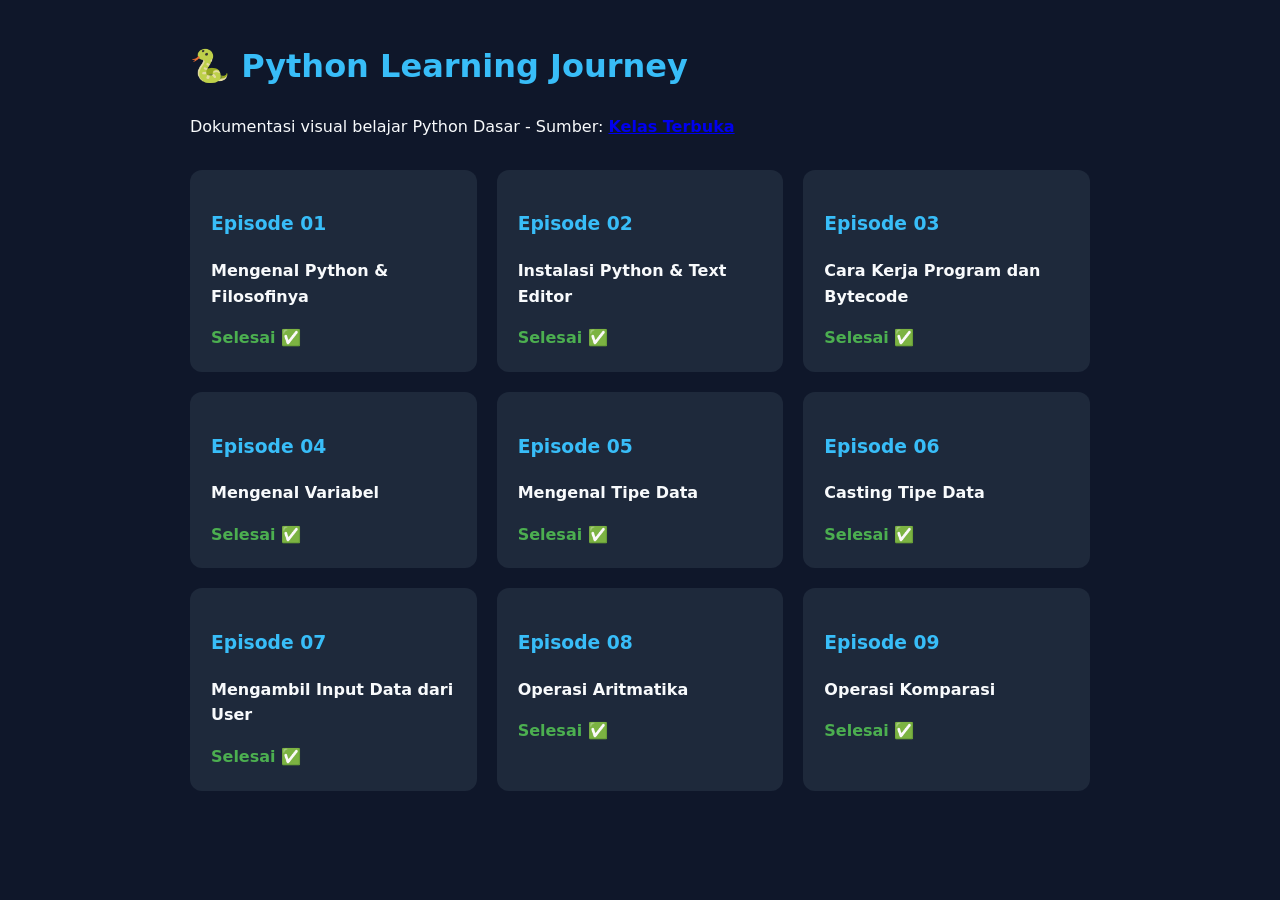
<file: Dokumentasi  dengan Visual/index.html>
<!-- dokumentasi_visual/index.html -->
<!DOCTYPE html>
<html lang="id">
<head>
    <meta charset="UTF-8">
    <title>Python Journey - Dokumentasi</title>
    <link rel="stylesheet" href="style.css">
</head>
<body>
    <div class="container">
        <header>
            <h1>🐍 Python Learning Journey</h1>
            <p>Dokumentasi visual belajar Python Dasar - Sumber: 
                <a href="https://youtube.com/playlist?list=PLZS-MHyEIRo7cgStrKAMhgnOT66z2qKz1&si=-WPEVvmfMtmWZW2s">
                <strong>Kelas Terbuka</stron>
                </a>
            </p>
        </header>

        <div class="grid">
            <!-- Card Episode 1 -->
            <a href="episodes/ep01.html" class="card">
                <h3>Episode 01</h3>
                <p>Mengenal Python & Filosofinya</p>
                <span style="color: #4caf50;">Selesai ✅</span>
            </a>

            <!-- Card Episode 2 -->
            <a href="episodes/ep02.html" class="card">
                <h3>Episode 02</h3>
                <p>Instalasi Python & Text Editor</p>
                <span style="color: #4caf50;">Selesai ✅</span>
            </a>

            <!-- Card Episode 3 -->
            <a href="episodes/ep03.html" class="card">
                <h3>Episode 03</h3>
                <p>Cara Kerja Program dan Bytecode</p>
                <span style="color: #4caf50;">Selesai ✅</span>
            </a>

            <!-- Card Episode 4 -->
            <a href="episodes/ep04.html" class="card">
                <h3>Episode 04</h3>
                <p>Mengenal Variabel</p>
                <span style="color: #4caf50;">Selesai ✅</span>
            </a>

            <!-- Card Episode 5 -->
            <a href="episodes/ep05.html" class="card">
                <h3>Episode 05</h3>
                <p>Mengenal Tipe Data</p>
                <span style="color: #4caf50;">Selesai ✅</span>
            </a>

            <!-- Card Episode 6 -->
            <a href="episodes/ep06.html" class="card">
                <h3>Episode 06</h3>
                <p>Casting Tipe Data</p>
                <span style="color: #4caf50;">Selesai ✅</span>
            </a>

            <!-- Card Episode 7 -->
            <a href="episodes/ep07.html" class="card">
                <h3>Episode 07</h3>
                <p>Mengambil Input Data dari User</p>
                <span style="color: #4caf50;">Selesai ✅</span>
            </a>

            <!-- Card Episode 8 -->
            <a href="episodes/ep08.html" class="card">
                <h3>Episode 08</h3>
                <p>Operasi Aritmatika</p>
                <span style="color: #4caf50;">Selesai ✅</span>
            </a>

            <!-- Card Episode 9 -->
            <a href="episodes/ep09.html" class="card">
                <h3>Episode 09</h3>
                <p>Operasi Komparasi</p>
                <span style="color: #4caf50;">Selesai ✅</span>
            </a>

            <!-- Card Episode selanjutnya tinggal copy paste di sini -->
        </div>
    </div>
</body>
</html>
</file>
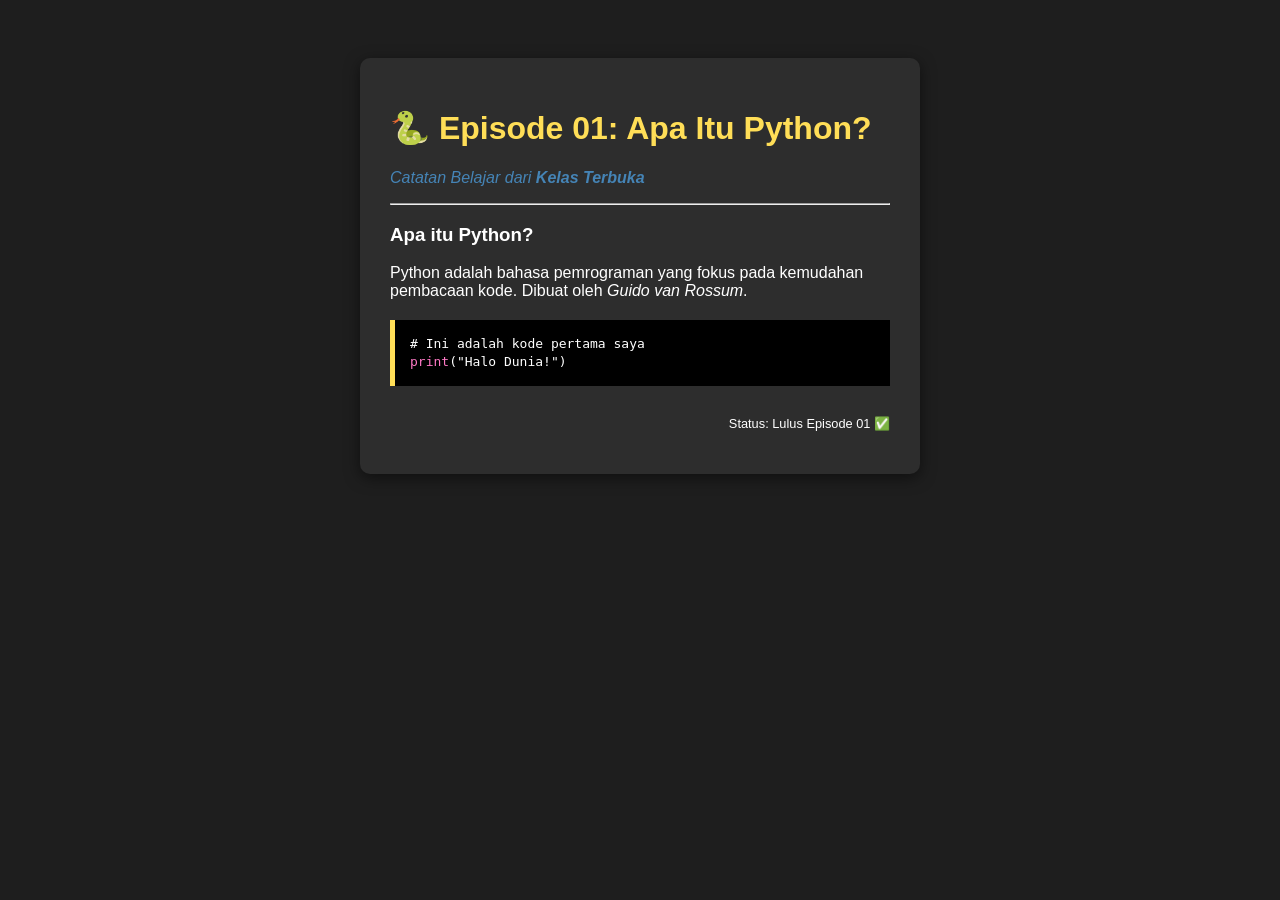
<file: Episode 1/index.html>
<!DOCTYPE html>
<html lang="id">
<head>
    <meta charset="UTF-8">
    <title>Episode 01 - Python Dasar</title>
    <link rel="stylesheet" href="style.css">
</head>
<body>
    <div class="container">
        <h1>🐍 Episode 01: Apa Itu Python?</h1>
        <p class="subtitle">Catatan Belajar dari <strong>Kelas Terbuka</strong></p>
        <hr>
        
        <section>
            <h3>Apa itu Python?</h3>
            <p>Python adalah bahasa pemrograman yang fokus pada kemudahan pembacaan kode. Dibuat oleh <em>Guido van Rossum</em>.</p>
        </section>

        <section class="code-box">
            <code>
                # Ini adalah kode pertama saya<br>
                <span>print</span>("Halo Dunia!")
            </code>
        </section>

        <footer>
            <p>Status: Lulus Episode 01 ✅</p>
        </footer>
    </div>
</body>
</html>
</file>
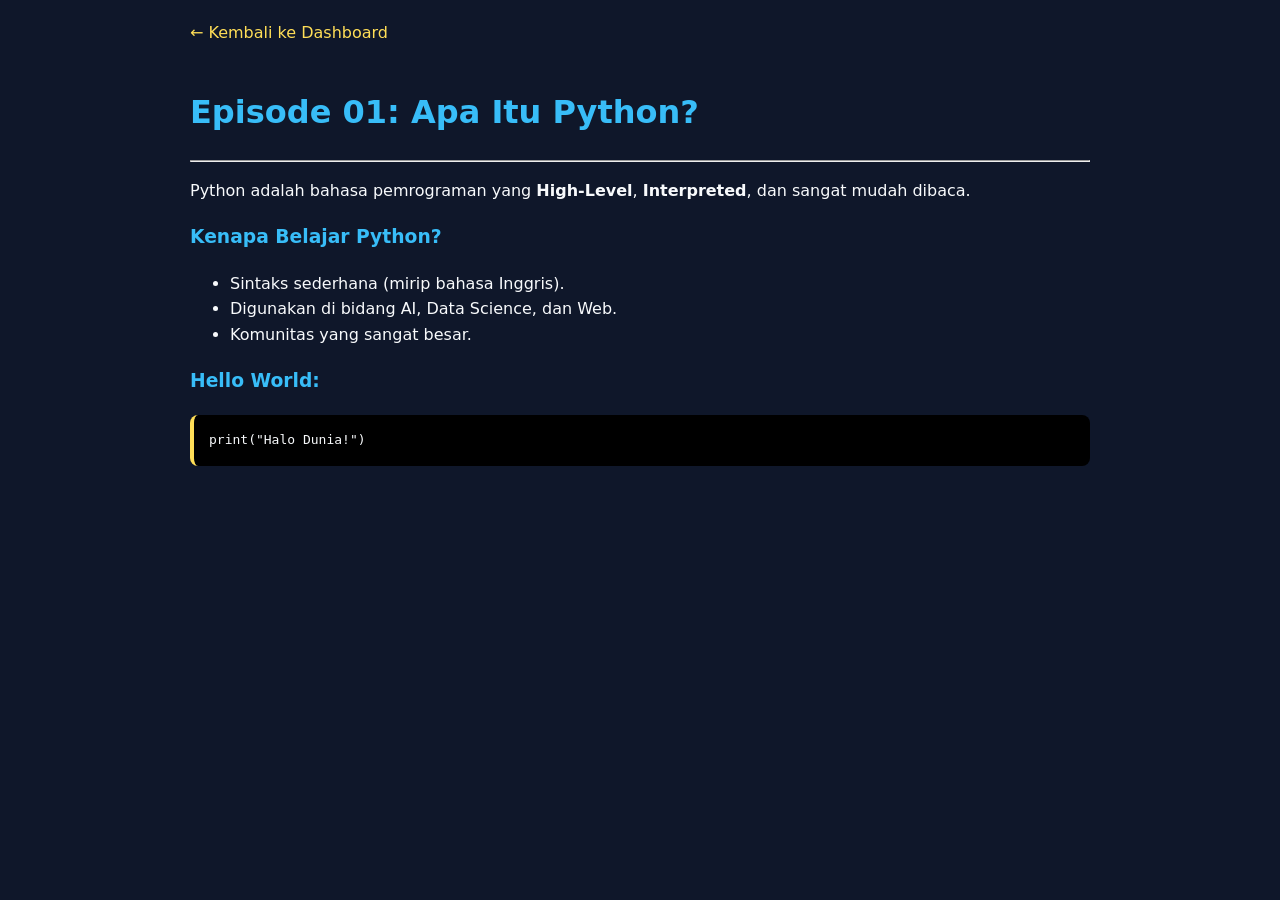
<file: Dokumentasi  dengan Visual/episodes/ep01.html>
<!-- dokumentasi_visual/episodes/ep01.html -->
<!DOCTYPE html>
<html lang="id">
<head>
    <meta charset="UTF-8">
    <link rel="stylesheet" href="../style.css">
</head>
<body>
    <div class="container">
        <a href="../index.html" class="back-link">← Kembali ke Dashboard</a>
        <h1>Episode 01: Apa Itu Python?</h1>
        <hr>
        <p>Python adalah bahasa pemrograman yang <strong>High-Level</strong>, <strong>Interpreted</strong>, dan sangat mudah dibaca.</p>
        
        <h3>Kenapa Belajar Python?</h3>
        <ul>
            <li>Sintaks sederhana (mirip bahasa Inggris).</li>
            <li>Digunakan di bidang AI, Data Science, dan Web.</li>
            <li>Komunitas yang sangat besar.</li>
        </ul>

        <h3>Hello World:</h3>
        <pre><code>print("Halo Dunia!")</code></pre>
    </div>
</body>
</html>
</file>
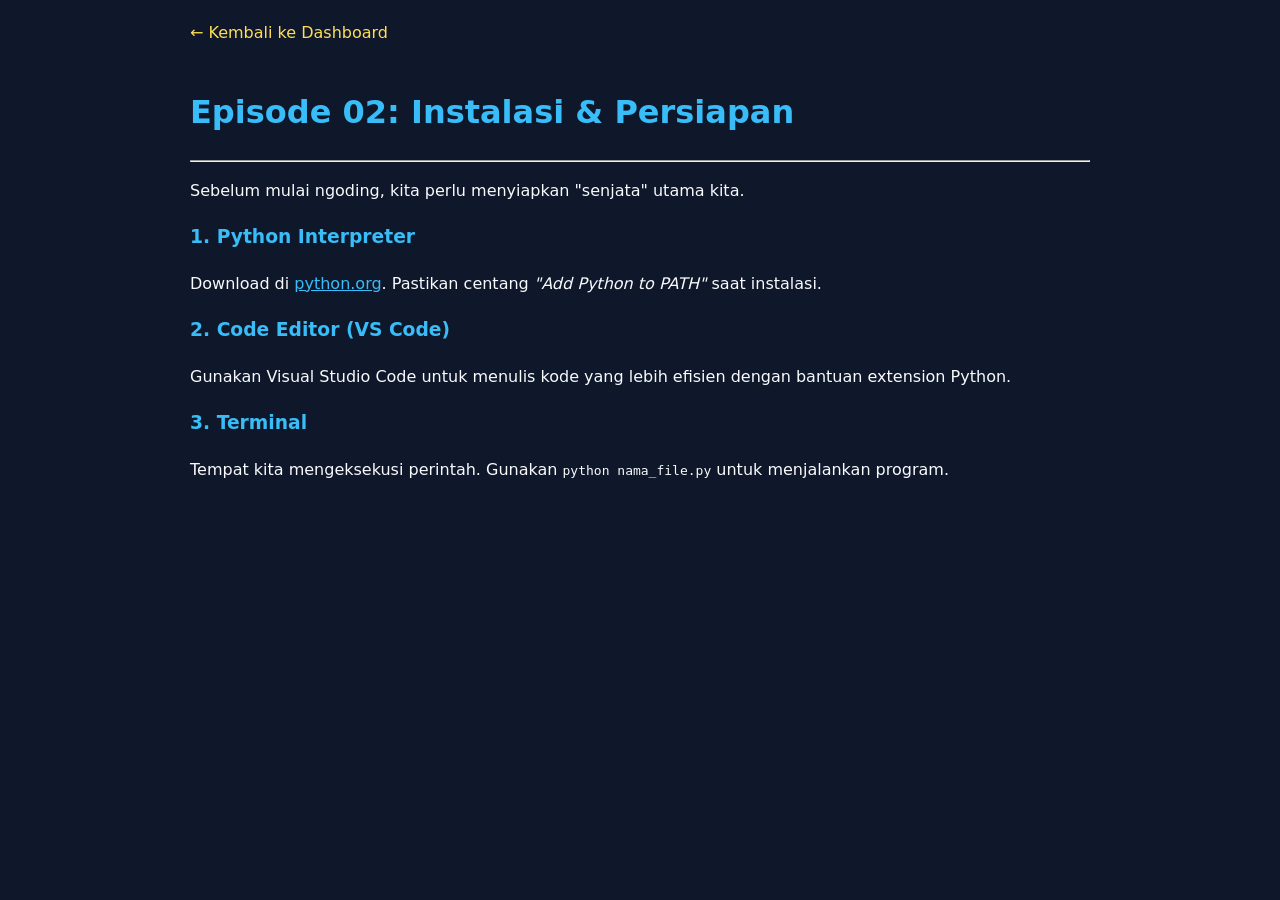
<file: Dokumentasi  dengan Visual/episodes/ep02.html>
<!-- dokumentasi_visual/episodes/ep02.html -->
<!DOCTYPE html>
<html lang="id">
<head>
    <meta charset="UTF-8">
    <link rel="stylesheet" href="../style.css">
</head>
<body>
    <div class="container">
        <a href="../index.html" class="back-link">← Kembali ke Dashboard</a>
        <h1>Episode 02: Instalasi & Persiapan</h1>
        <hr>
        <p>Sebelum mulai ngoding, kita perlu menyiapkan "senjata" utama kita.</p>
        
        <h3>1. Python Interpreter</h3>
        <p>Download di <a href="https://python.org" style="color:var(--accent-color)">python.org</a>. Pastikan centang <em>"Add Python to PATH"</em> saat instalasi.</p>

        <h3>2. Code Editor (VS Code)</h3>
        <p>Gunakan Visual Studio Code untuk menulis kode yang lebih efisien dengan bantuan extension Python.</p>

        <h3>3. Terminal</h3>
        <p>Tempat kita mengeksekusi perintah. Gunakan <code>python nama_file.py</code> untuk menjalankan program.</p>
    </div>
</body>
</html>
</file>
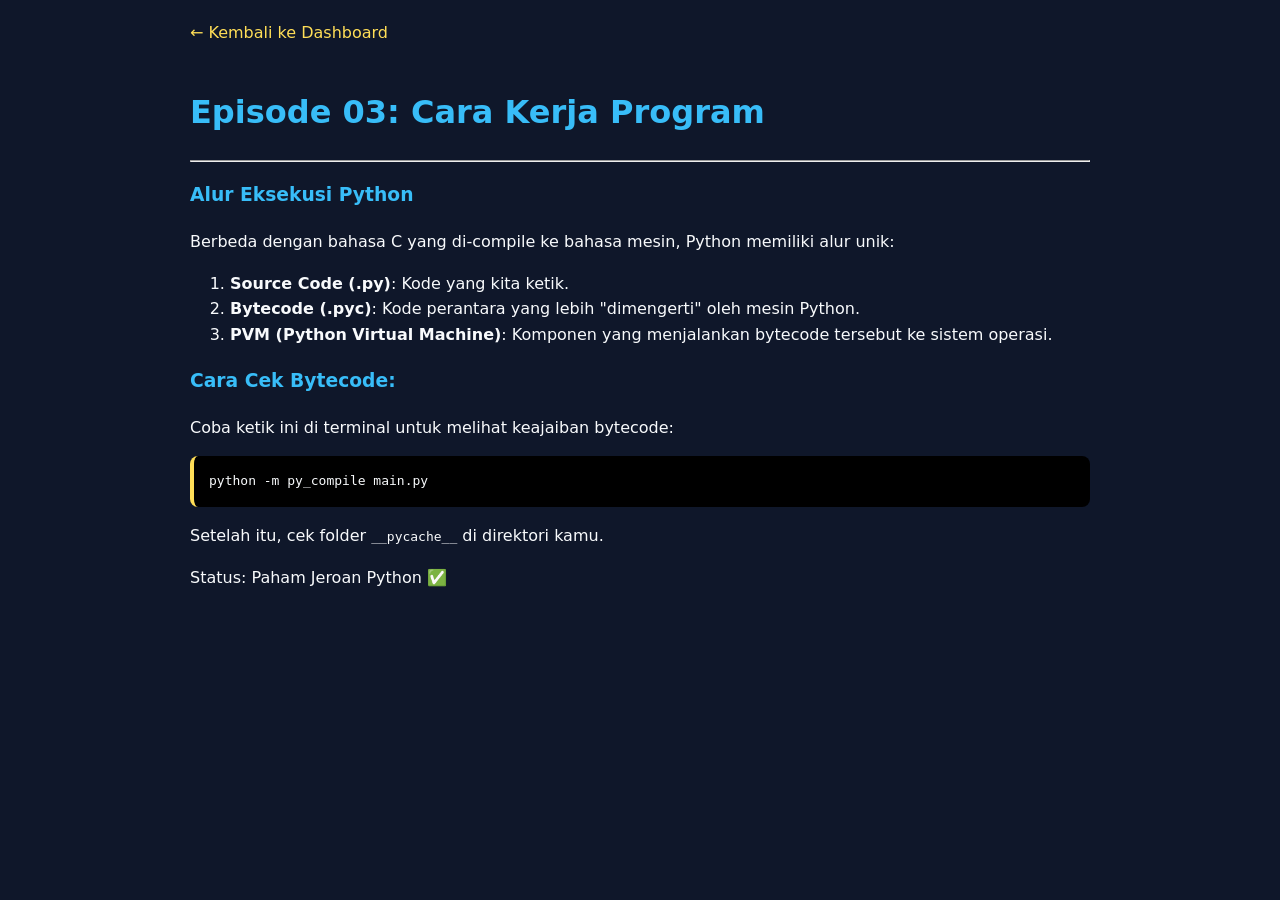
<file: Dokumentasi  dengan Visual/episodes/ep03.html>
<!-- dokumentasi_visual/episodes/ep03.html -->
<!DOCTYPE html>
<html lang="id">
<head>
    <meta charset="UTF-8">
    <link rel="stylesheet" href="../style.css">
</head>
<body>
    <div class="container">
        <a href="../index.html" class="back-link">← Kembali ke Dashboard</a>
        <h1>Episode 03: Cara Kerja Program</h1>
        <hr>
        
        <section>
            <h3>Alur Eksekusi Python</h3>
            <p>Berbeda dengan bahasa C yang di-compile ke bahasa mesin, Python memiliki alur unik:</p>
            <ol>
                <li><strong>Source Code (.py)</strong>: Kode yang kita ketik.</li>
                <li><strong>Bytecode (.pyc)</strong>: Kode perantara yang lebih "dimengerti" oleh mesin Python.</li>
                <li><strong>PVM (Python Virtual Machine)</strong>: Komponen yang menjalankan bytecode tersebut ke sistem operasi.</li>
            </ol>
        </section>

        <section class="code-box">
            <h3>Cara Cek Bytecode:</h3>
            <p>Coba ketik ini di terminal untuk melihat keajaiban bytecode:</p>
            <pre><code>python -m py_compile main.py</code></pre>
            <p>Setelah itu, cek folder <code>__pycache__</code> di direktori kamu.</p>
        </section>

        <footer>
            <p>Status: Paham Jeroan Python ✅</p>
        </footer>
    </div>
</body>
</html>
</file>
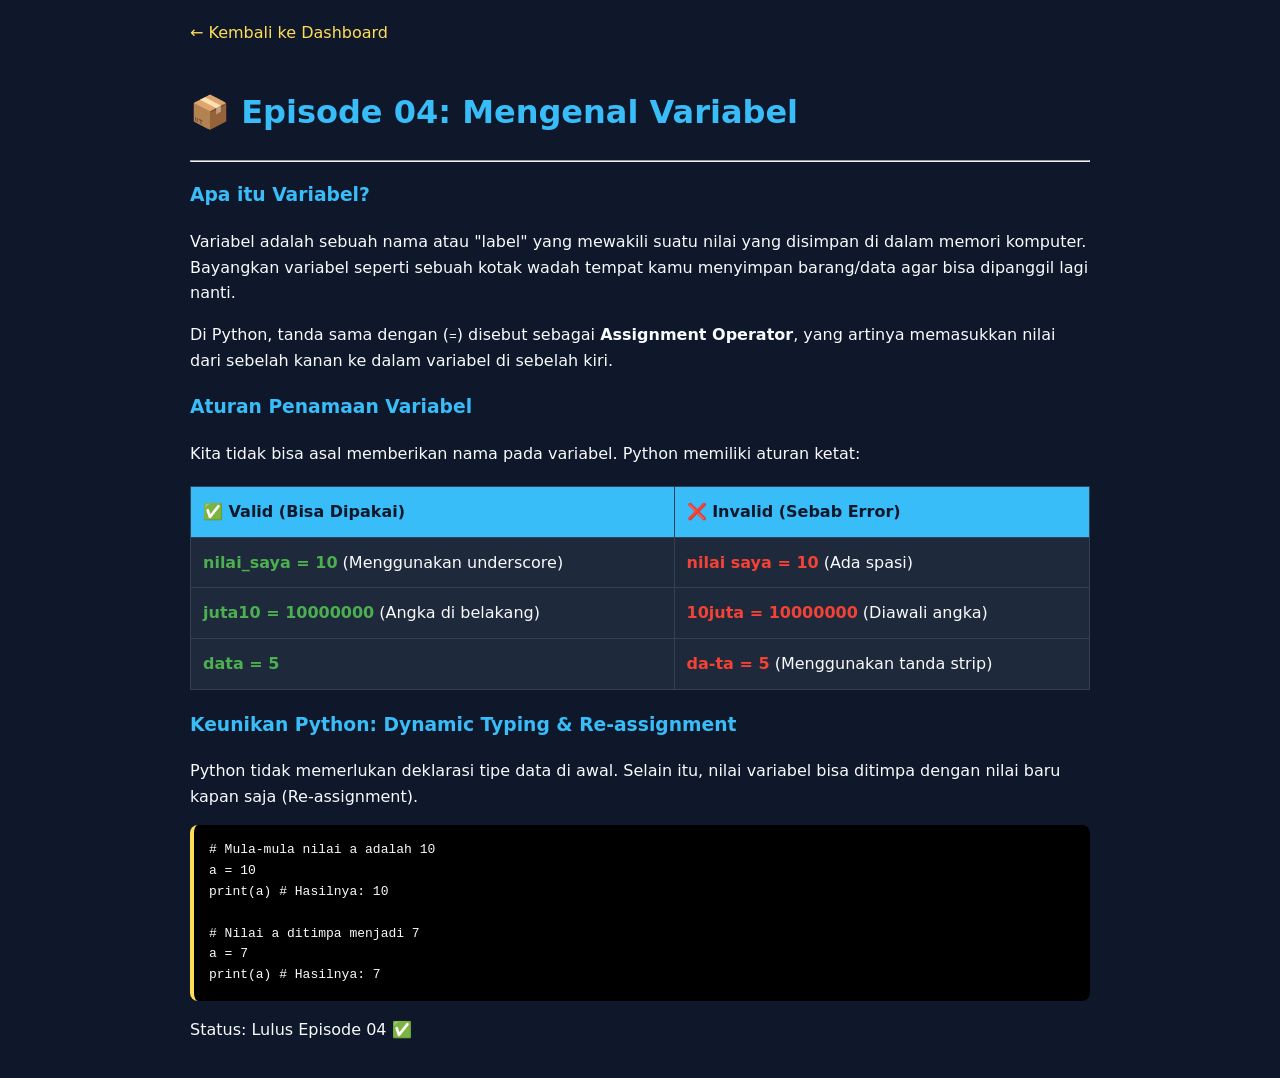
<file: Dokumentasi  dengan Visual/episodes/ep04.html>
<!-- dokumentasi_visual/episodes/ep04.html -->
<!DOCTYPE html>
<html lang="id">
<head>
    <meta charset="UTF-8">
    <title>Episode 04 - Mengenal Variabel</title>
    <link rel="stylesheet" href="../style.css">
    <style>
        /* Tambahan style khusus tabel biar makin ganteng */
        table {
            width: 100%;
            border-collapse: collapse;
            margin: 20px 0;
            background-color: #1e293b;
        }
        th, td {
            padding: 12px;
            text-align: left;
            border: 1px solid #334155;
        }
        th {
            background-color: #38bdf8;
            color: #0f172a;
        }
        .valid { color: #4caf50; font-weight: bold; }
        .invalid { color: #f44336; font-weight: bold; }
    </style>
</head>
<body>
    <div class="container">
        <a href="../index.html" class="back-link">← Kembali ke Dashboard</a>
        <h1>📦 Episode 04: Mengenal Variabel</h1>
        <hr>
        
        <section>
            <h3>Apa itu Variabel?</h3>
            <p>Variabel adalah sebuah nama atau "label" yang mewakili suatu nilai yang disimpan di dalam memori komputer. Bayangkan variabel seperti sebuah kotak wadah tempat kamu menyimpan barang/data agar bisa dipanggil lagi nanti.</p>
            <p>Di Python, tanda sama dengan (<code>=</code>) disebut sebagai <strong>Assignment Operator</strong>, yang artinya memasukkan nilai dari sebelah kanan ke dalam variabel di sebelah kiri.</p>
        </section>

        <section>
            <h3>Aturan Penamaan Variabel</h3>
            <p>Kita tidak bisa asal memberikan nama pada variabel. Python memiliki aturan ketat:</p>
            <table>
                <thead>
                    <tr>
                        <th>✅ Valid (Bisa Dipakai)</th>
                        <th>❌ Invalid (Sebab Error)</th>
                    </tr>
                </thead>
                <tbody>
                    <tr>
                        <td><span class="valid">nilai_saya = 10</span> (Menggunakan underscore)</td>
                        <td><span class="invalid">nilai saya = 10</span> (Ada spasi)</td>
                    </tr>
                    <tr>
                        <td><span class="valid">juta10 = 10000000</span> (Angka di belakang)</td>
                        <td><span class="invalid">10juta = 10000000</span> (Diawali angka)</td>
                    </tr>
                    <tr>
                        <td><span class="valid">data = 5</span></td>
                        <td><span class="invalid">da-ta = 5</span> (Menggunakan tanda strip)</td>
                    </tr>
                </tbody>
            </table>
        </section>

        <section>
            <h3>Keunikan Python: Dynamic Typing & Re-assignment</h3>
            <p>Python tidak memerlukan deklarasi tipe data di awal. Selain itu, nilai variabel bisa ditimpa dengan nilai baru kapan saja (Re-assignment).</p>
            <pre><code># Mula-mula nilai a adalah 10
a = 10
print(a) # Hasilnya: 10

# Nilai a ditimpa menjadi 7
a = 7
print(a) # Hasilnya: 7</code></pre>
        </section>

        <footer>
            <p>Status: Lulus Episode 04 ✅</p>
        </footer>
    </div>
</body>
</html>
</file>
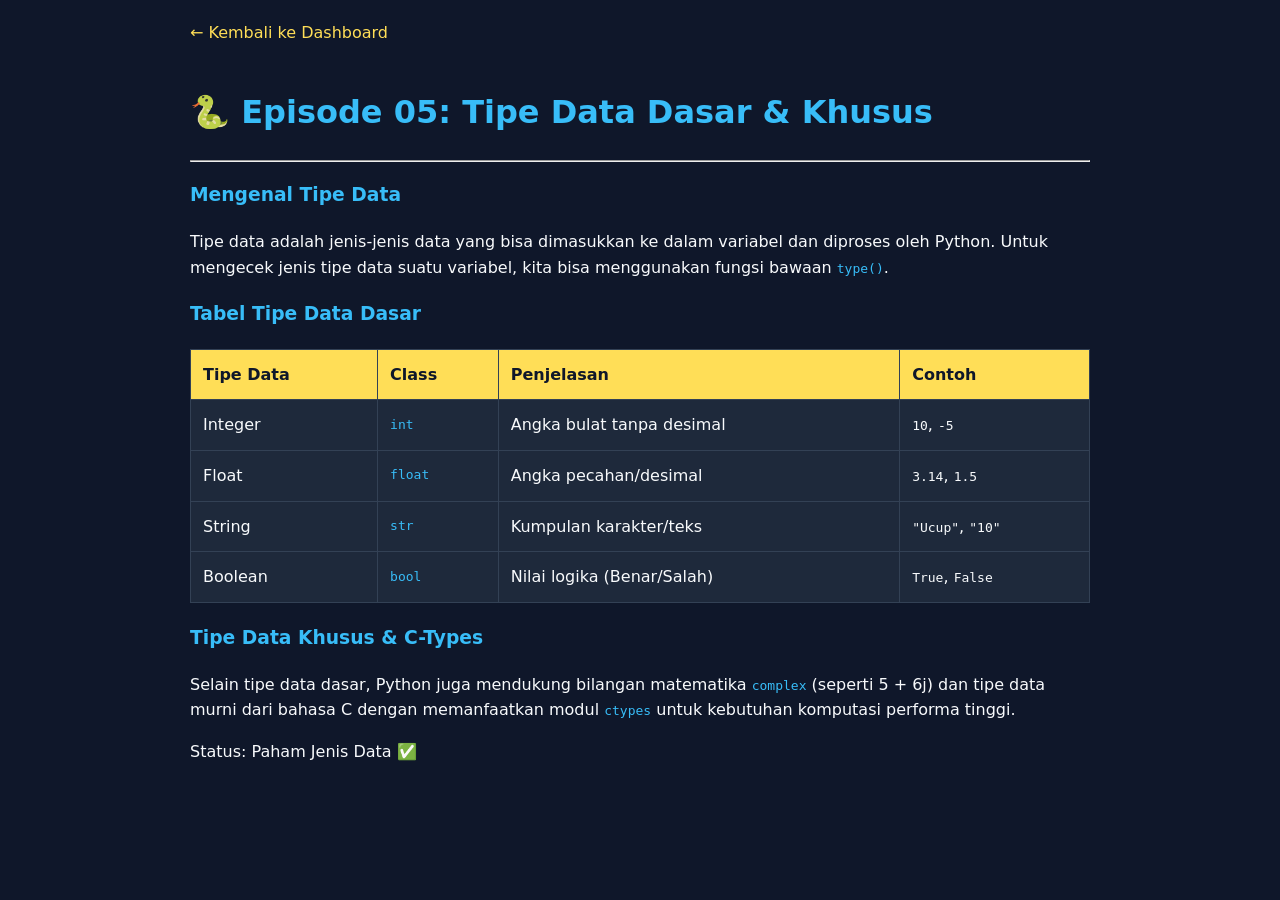
<file: Dokumentasi  dengan Visual/episodes/ep05.html>
<!-- dokumentasi_visual/episodes/ep05.html -->
<!DOCTYPE html>
<html lang="id">
<head>
    <meta charset="UTF-8">
    <title>Episode 05 - Tipe Data</title>
    <link rel="stylesheet" href="../style.css">
    <style>
        table {
            width: 100%;
            border-collapse: collapse;
            margin: 20px 0;
            background-color: #1e293b;
        }
        th, td {
            padding: 12px;
            text-align: left;
            border: 1px solid #334155;
        }
        th {
            background-color: #ffde57;
            color: #0f172a;
        }
        .highlight { color: #38bdf8; font-family: monospace; }
    </style>
</head>
<body>
    <div class="container">
        <a href="../index.html" class="back-link">← Kembali ke Dashboard</a>
        <h1>🐍 Episode 05: Tipe Data Dasar & Khusus</h1>
        <hr>
        
        <section>
            <h3>Mengenal Tipe Data</h3>
            <p>Tipe data adalah jenis-jenis data yang bisa dimasukkan ke dalam variabel dan diproses oleh Python. Untuk mengecek jenis tipe data suatu variabel, kita bisa menggunakan fungsi bawaan <code class="highlight">type()</code>.</p>
        </section>

        <section>
            <h3>Tabel Tipe Data Dasar</h3>
            <table>
                <thead>
                    <tr>
                        <th>Tipe Data</th>
                        <th>Class</th>
                        <th>Penjelasan</th>
                        <th>Contoh</th>
                    </tr>
                </thead>
                <tbody>
                    <tr>
                        <td>Integer</td>
                        <td class="highlight">int</td>
                        <td>Angka bulat tanpa desimal</td>
                        <td><code>10</code>, <code>-5</code></td>
                    </tr>
                    <tr>
                        <td>Float</td>
                        <td class="highlight">float</td>
                        <td>Angka pecahan/desimal</td>
                        <td><code>3.14</code>, <code>1.5</code></td>
                    </tr>
                    <tr>
                        <td>String</td>
                        <td class="highlight">str</td>
                        <td>Kumpulan karakter/teks</td>
                        <td><code>"Ucup"</code>, <code>"10"</code></td>
                    </tr>
                    <tr>
                        <td>Boolean</td>
                        <td class="highlight">bool</td>
                        <td>Nilai logika (Benar/Salah)</td>
                        <td><code>True</code>, <code>False</code></td>
                    </tr>
                </tbody>
            </table>
        </section>

        <section>
            <h3>Tipe Data Khusus & C-Types</h3>
            <p>Selain tipe data dasar, Python juga mendukung bilangan matematika <code class="highlight">complex</code> (seperti 5 + 6j) dan tipe data murni dari bahasa C dengan memanfaatkan modul <code class="highlight">ctypes</code> untuk kebutuhan komputasi performa tinggi.</p>
        </section>

        <footer>
            <p>Status: Paham Jenis Data ✅</p>
        </footer>
    </div>
</body>
</html>
</file>
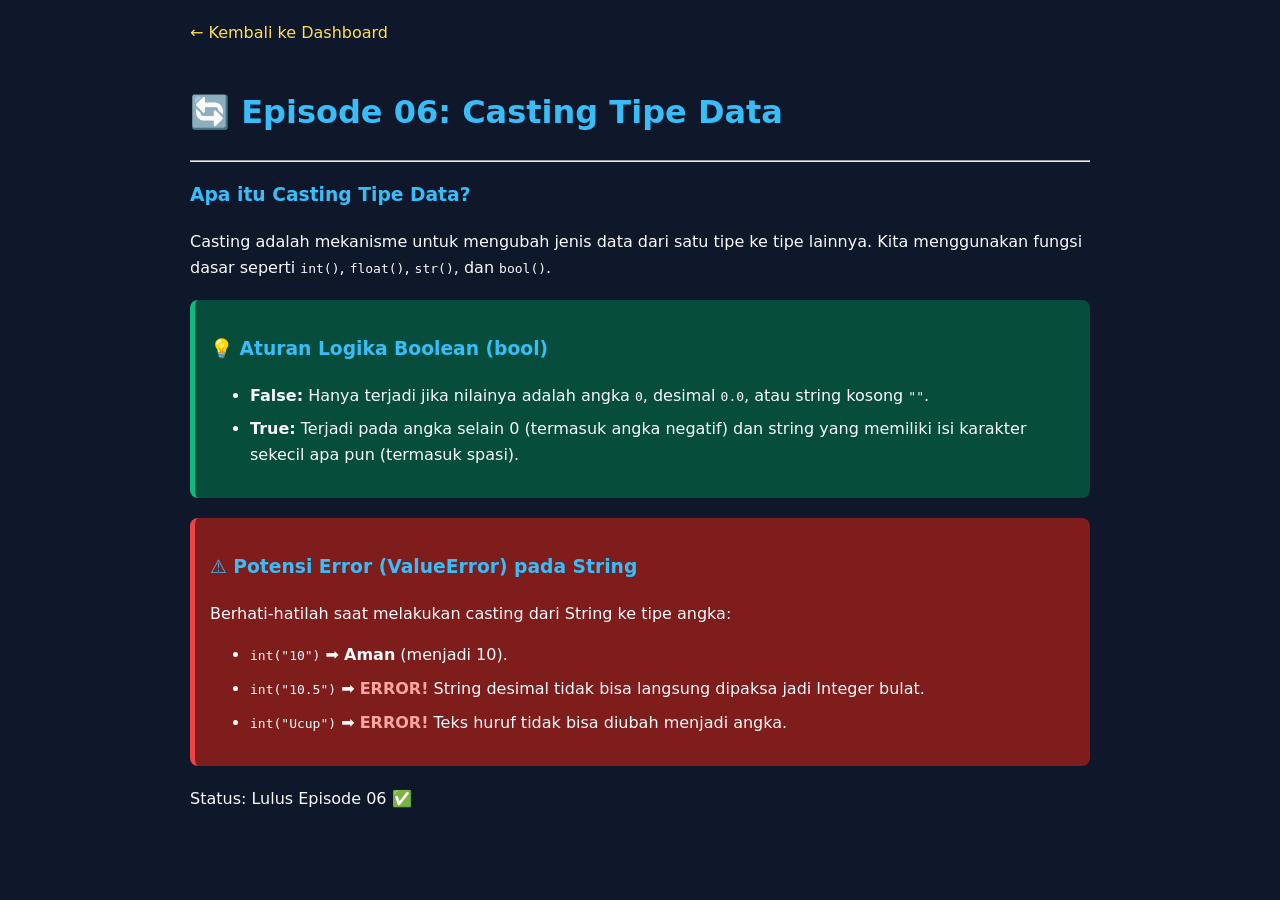
<file: Dokumentasi  dengan Visual/episodes/ep06.html>
<!-- dokumentasi_visual/episodes/ep06.html -->
<!DOCTYPE html>
<html lang="id">
<head>
    <meta charset="UTF-8">
    <title>Episode 06 - Casting Tipe Data</title>
    <link rel="stylesheet" href="../style.css">
    <style>
        .alert-box {
            background-color: #7f1d1d;
            border-left: 5px solid #ef4444;
            padding: 15px;
            border-radius: 8px;
            margin: 20px 0;
        }
        .success-box {
            background-color: #064e3b;
            border-left: 5px solid #10b981;
            padding: 15px;
            border-radius: 8px;
            margin: 20px 0;
        }
        ul li { margin-bottom: 8px; }
    </style>
</head>
<body>
    <div class="container">
        <a href="../index.html" class="back-link">← Kembali ke Dashboard</a>
        <h1>🔄 Episode 06: Casting Tipe Data</h1>
        <hr>
        
        <section>
            <h3>Apa itu Casting Tipe Data?</h3>
            <p>Casting adalah mekanisme untuk mengubah jenis data dari satu tipe ke tipe lainnya. Kita menggunakan fungsi dasar seperti <code>int()</code>, <code>float()</code>, <code>str()</code>, dan <code>bool()</code>.</p>
        </section>

        <section class="success-box">
            <h3>💡 Aturan Logika Boolean (bool)</h3>
            <ul>
                <li><strong>False:</strong> Hanya terjadi jika nilainya adalah angka <code>0</code>, desimal <code>0.0</code>, atau string kosong <code>""</code>.</li>
                <li><strong>True:</strong> Terjadi pada angka selain 0 (termasuk angka negatif) dan string yang memiliki isi karakter sekecil apa pun (termasuk spasi).</li>
            </ul>
        </section>

        <section class="alert-box">
            <h3>⚠️ Potensi Error (ValueError) pada String</h3>
            <p>Berhati-hatilah saat melakukan casting dari String ke tipe angka:</p>
            <ul>
                <li><code>int("10")</code> ➡️ <strong>Aman</strong> (menjadi 10).</li>
                <li><code>int("10.5")</code> ➡️ <strong style="color: #fca5a5;">ERROR!</strong> String desimal tidak bisa langsung dipaksa jadi Integer bulat.</li>
                <li><code>int("Ucup")</code> ➡️ <strong style="color: #fca5a5;">ERROR!</strong> Teks huruf tidak bisa diubah menjadi angka.</li>
            </ul>
        </section>

        <footer>
            <p>Status: Lulus Episode 06 ✅</p>
        </footer>
    </div>
</body>
</html>
</file>
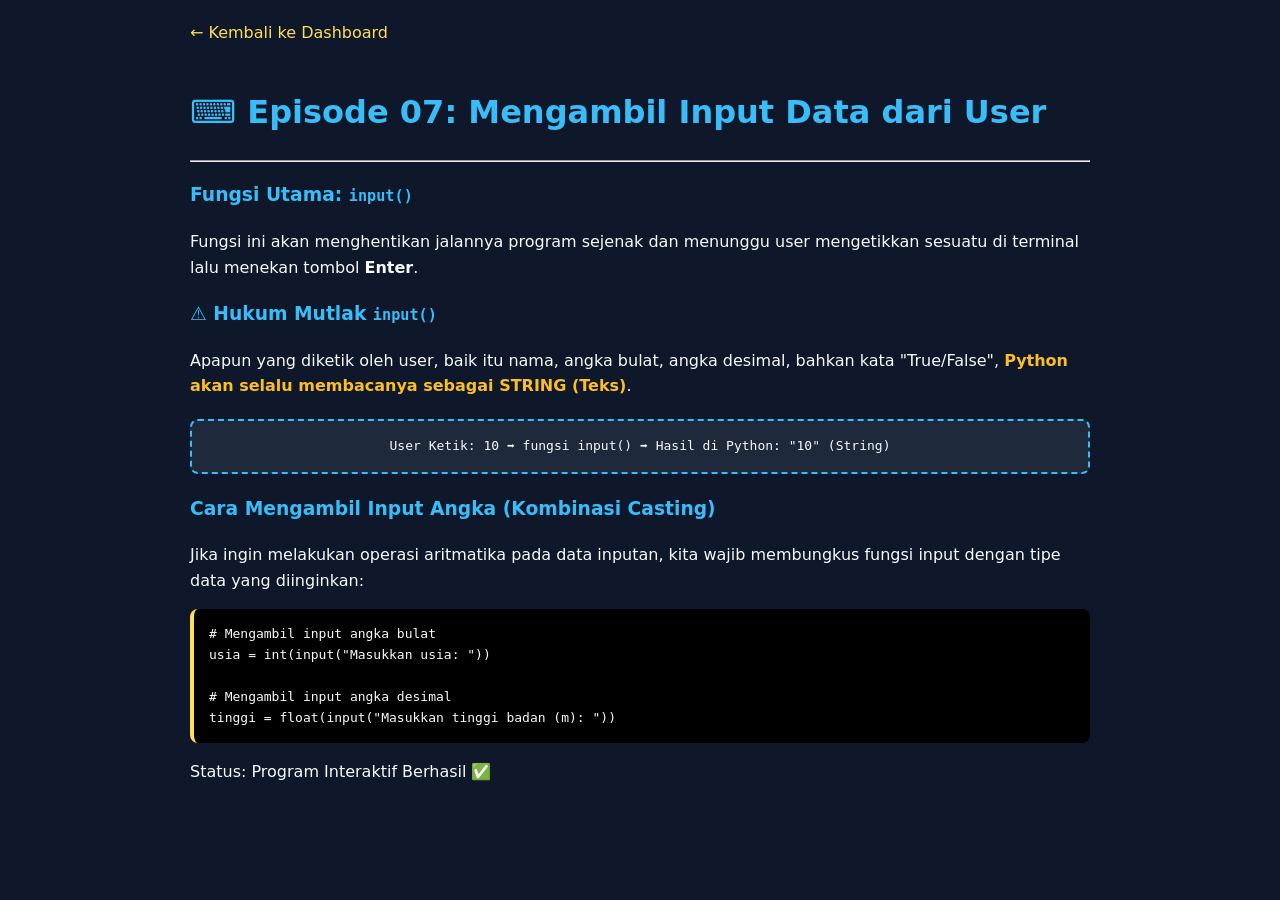
<file: Dokumentasi  dengan Visual/episodes/ep07.html>
<!-- dokumentasi_visual/episodes/ep06.html -->
<!DOCTYPE html>
<html lang="id">
<head>
    <meta charset="UTF-8">
    <title>Episode 07 - Mengambil Input Data</title>
    <link rel="stylesheet" href="../style.css">
    <style>
        .flow-box {
            background-color: #1e293b;
            border: 2px dashed #38bdf8;
            padding: 15px;
            text-align: center;
            font-family: monospace;
            border-radius: 8px;
            margin: 20px 0;
        }
        .warning-text {
            color: #fbbf24;
            font-weight: bold;
        }
    </style>
</head>
<body>
    <div class="container">
        <a href="../index.html" class="back-link">← Kembali ke Dashboard</a>
        <h1>⌨️ Episode 07: Mengambil Input Data dari User</h1>
        <hr>
        
        <section>
            <h3>Fungsi Utama: <code>input()</code></h3>
            <p>Fungsi ini akan menghentikan jalannya program sejenak dan menunggu user mengetikkan sesuatu di terminal lalu menekan tombol <strong>Enter</strong>.</p>
        </section>

        <section>
            <h3>⚠️ Hukum Mutlak <code>input()</code></h3>
            <p>Apapun yang diketik oleh user, baik itu nama, angka bulat, angka desimal, bahkan kata "True/False", <span class="warning-text">Python akan selalu membacanya sebagai STRING (Teks)</span>.</p>
            
            <div class="flow-box">
                User Ketik: 10 ➡️ fungsi input() ➡️ Hasil di Python: "10" (String)
            </div>
        </section>

        <section>
            <h3>Cara Mengambil Input Angka (Kombinasi Casting)</h3>
            <p>Jika ingin melakukan operasi aritmatika pada data inputan, kita wajib membungkus fungsi input dengan tipe data yang diinginkan:</p>
            <pre><code># Mengambil input angka bulat
usia = int(input("Masukkan usia: "))

# Mengambil input angka desimal
tinggi = float(input("Masukkan tinggi badan (m): "))</code></pre>
        </section>

        <footer>
            <p>Status: Program Interaktif Berhasil ✅</p>
        </footer>
    </div>
</body>
</html>
</file>
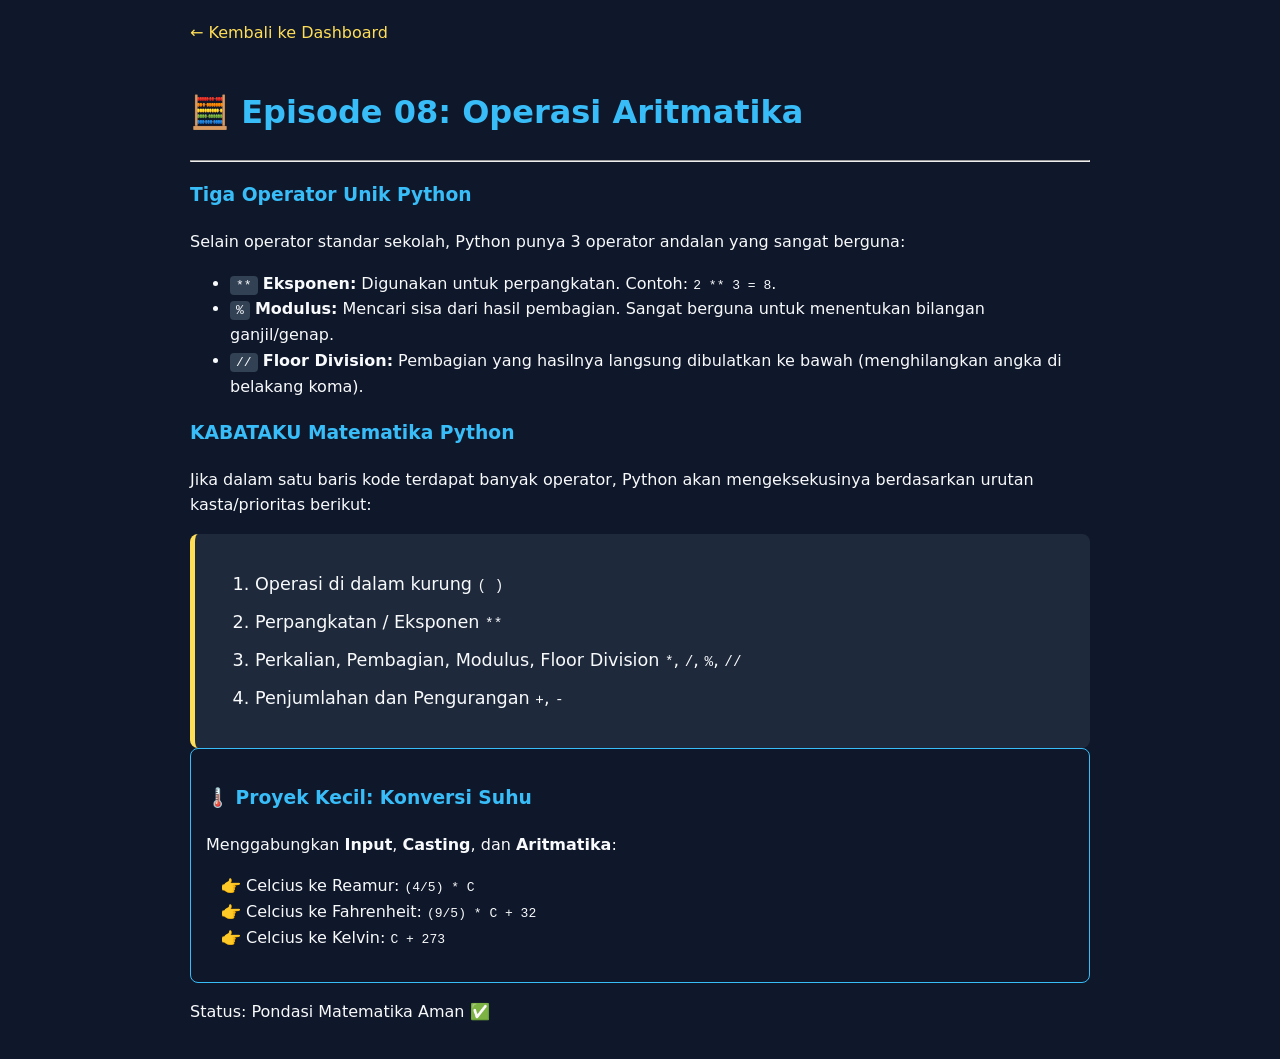
<file: Dokumentasi  dengan Visual/episodes/ep08.html>
<!DOCTYPE html>
<html lang="id">
<head>
    <meta charset="UTF-8">
    <title>Episode 08 - Operasi Aritmatika</title>
    <link rel="stylesheet" href="../style.css">
    <style>
        .priority-list {
            background-color: #1e293b;
            padding: 20px;
            border-radius: 8px;
            border-left: 5px solid #ffde57;
        }
        ol li { margin-bottom: 10px; font-size: 1.1em; }
        .code-inline { background-color: #334155; padding: 2px 6px; border-radius: 4px; font-family: monospace; }
    </style>
</head>
<body>
    <div class="container">
        <a href="../index.html" class="back-link">← Kembali ke Dashboard</a>
        <h1>🧮 Episode 08: Operasi Aritmatika</h1>
        <hr>
        
        <section>
            <h3>Tiga Operator Unik Python</h3>
            <p>Selain operator standar sekolah, Python punya 3 operator andalan yang sangat berguna:</p>
            <ul>
                <li><span class="code-inline">**</span> <strong>Eksponen:</strong> Digunakan untuk perpangkatan. Contoh: <code>2 ** 3 = 8</code>.</li>
                <li><span class="code-inline">%</span> <strong>Modulus:</strong> Mencari sisa dari hasil pembagian. Sangat berguna untuk menentukan bilangan ganjil/genap.</li>
                <li><span class="code-inline">//</span> <strong>Floor Division:</strong> Pembagian yang hasilnya langsung dibulatkan ke bawah (menghilangkan angka di belakang koma).</li>
            </ul>
        </section>

        <section>
            <h3>KABATAKU Matematika Python</h3>
            <p>Jika dalam satu baris kode terdapat banyak operator, Python akan mengeksekusinya berdasarkan urutan kasta/prioritas berikut:</p>
            <div class="priority-list">
                <ol>
                    <li>Operasi di dalam kurung <code>( )</code></li>
                    <li>Perpangkatan / Eksponen <code>**</code></li>
                    <li>Perkalian, Pembagian, Modulus, Floor Division <code>*</code>, <code>/</code>, <code>%</code>, <code>//</code></li>
                    <li>Penjumlahan dan Pengurangan <code>+</code>, <code>-</code></li>
                </ol>
            </div>
        </section>

        <section style="background-color: #0f172a; border: 1px solid #38bdf8; padding: 15px; border-radius: 8px;">
    <h3>🌡️ Proyek Kecil: Konversi Suhu</h3>
    <p>Menggabungkan <strong>Input</strong>, <strong>Casting</strong>, dan <strong>Aritmatika</strong>:</p>
            <ul style="list-style-type: '👉 ';">
                <li>Celcius ke Reamur: <code>(4/5) * C</code></li>
                <li>Celcius ke Fahrenheit: <code>(9/5) * C + 32</code></li>
                <li>Celcius ke Kelvin: <code>C + 273</code></li>
            </ul>
        </section>

        <footer>
            <p>Status: Pondasi Matematika Aman ✅</p>
        </footer>
    </div>
</body>
</html>
</file>
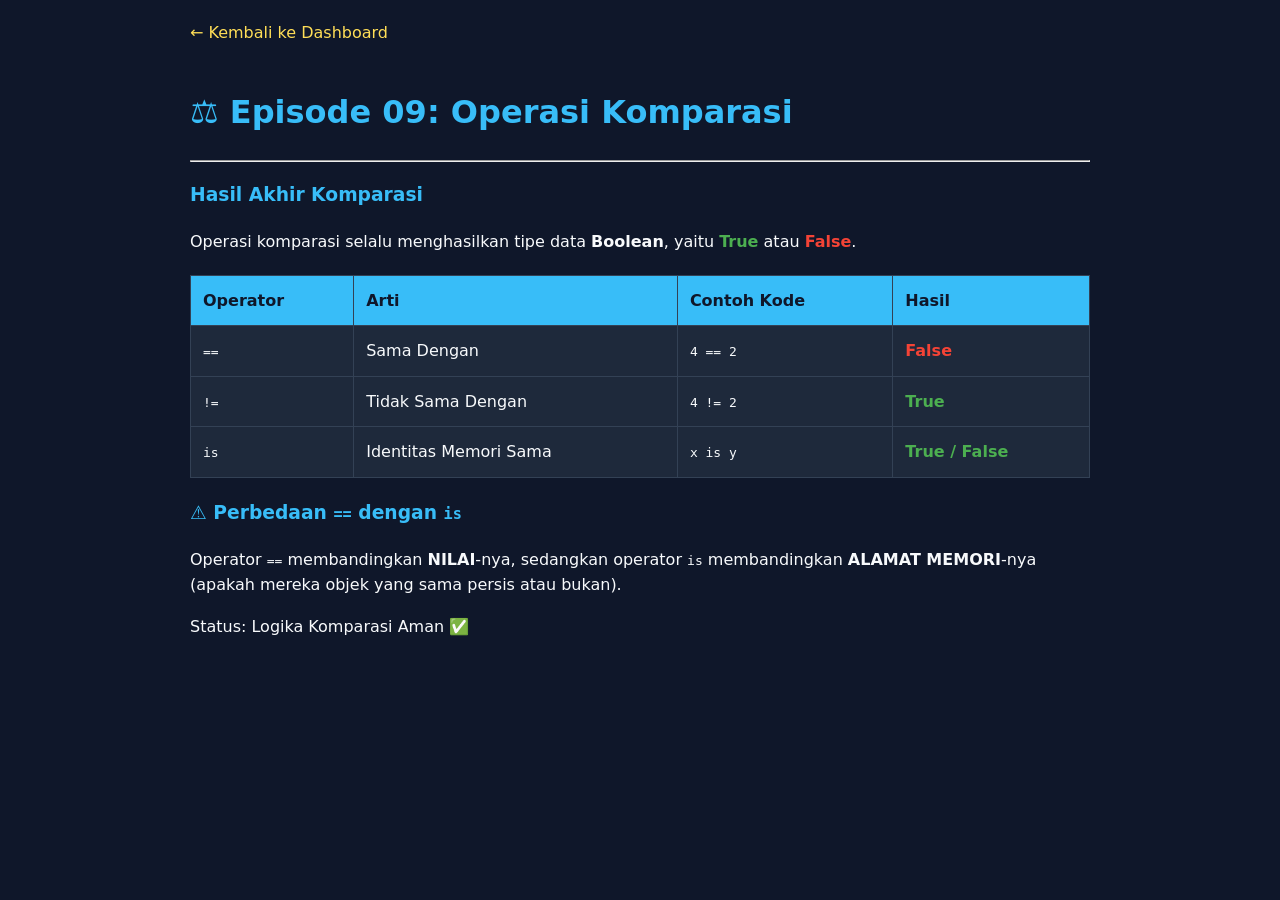
<file: Dokumentasi  dengan Visual/episodes/ep09.html>
<!DOCTYPE html>
<html lang="id">
<head>
    <meta charset="UTF-8">
    <title>Episode 09 - Operasi Komparasi</title>
    <link rel="stylesheet" href="../style.css">
    <style>
        table { width: 100%; border-collapse: collapse; margin: 20px 0; background-color: #1e293b; }
        th, td { padding: 12px; text-align: left; border: 1px solid #334155; }
        th { background-color: #38bdf8; color: #0f172a; }
        .bool-true { color: #4caf50; font-weight: bold; }
        .bool-false { color: #f44336; font-weight: bold; }
    </style>
</head>
<body>
    <div class="container">
        <a href="../index.html" class="back-link">← Kembali ke Dashboard</a>
        <h1>⚖️ Episode 09: Operasi Komparasi</h1>
        <hr>
        
        <section>
            <h3>Hasil Akhir Komparasi</h3>
            <p>Operasi komparasi selalu menghasilkan tipe data <strong>Boolean</strong>, yaitu <span class="bool-true">True</span> atau <span class="bool-false">False</span>.</p>
            
            <table>
                <thead>
                    <tr>
                        <th>Operator</th>
                        <th>Arti</th>
                        <th>Contoh Kode</th>
                        <th>Hasil</th>
                    </tr>
                </thead>
                <tbody>
                    <tr>
                        <td><code>==</code></td>
                        <td>Sama Dengan</td>
                        <td><code>4 == 2</code></td>
                        <td><span class="bool-false">False</span></td>
                    </tr>
                    <tr>
                        <td><code>!=</code></td>
                        <td>Tidak Sama Dengan</td>
                        <td><code>4 != 2</code></td>
                        <td><span class="bool-true">True</span></td>
                    </tr>
                    <tr>
                        <td><code>is</code></td>
                        <td>Identitas Memori Sama</td>
                        <td><code>x is y</code></td>
                        <td><span class="bool-true">True / False</span></td>
                    </tr>
                </tbody>
            </table>
        </section>

        <section>
            <h3>⚠️ Perbedaan <code>==</code> dengan <code>is</code></h3>
            <p>Operator <code>==</code> membandingkan <strong>NILAI</strong>-nya, sedangkan operator <code>is</code> membandingkan <strong>ALAMAT MEMORI</strong>-nya (apakah mereka objek yang sama persis atau bukan).</p>
        </section>

        <footer>
            <p>Status: Logika Komparasi Aman ✅</p>
        </footer>
    </div>
</body>
</html>
</file>
<file: Dokumentasi  dengan Visual/style.css>
/* dokumentasi_visual/style.css */
:root {
    --bg-color: #0f172a;
    --card-bg: #1e293b;
    --text-color: #f8fafc;
    --accent-color: #38bdf8;
    --python-yellow: #ffde57;
    --python-blue: #4584b6;
}

body {
    font-family: 'Inter', system-ui, sans-serif;
    background-color: var(--bg-color);
    color: var(--text-color);
    line-height: 1.6;
    margin: 0;
    padding: 20px;
}

.container {
    max-width: 900px;
    margin: 0 auto;
}

h1, h2, h3 { color: var(--accent-color); }

/* Card Style untuk Dashboard */
.grid {
    display: grid;
    grid-template-columns: repeat(auto-fit, minmax(250px, 1fr));
    gap: 20px;
    margin-top: 30px;
}

.card {
    background: var(--card-bg);
    padding: 20px;
    border-radius: 12px;
    text-decoration: none;
    color: inherit;
    border: 1px solid transparent;
    transition: 0.3s;
}

.card:hover {
    border-color: var(--accent-color);
    transform: translateY(-5px);
}

/* Code Block Style */
pre {
    background: #000;
    padding: 15px;
    border-radius: 8px;
    overflow-x: auto;
    border-left: 4px solid var(--python-yellow);
}

.back-link {
    display: inline-block;
    margin-bottom: 20px;
    color: var(--python-yellow);
    text-decoration: none;
}
</file>
<file: Episode 1/style.css>
body {
    font-family: 'Segoe UI', Tahoma, Geneva, Verdana, sans-serif;
    background-color: #1e1e1e;
    color: #ffffff;
    display: flex;
    justify-content: center;
    padding-top: 50px;
}

.container {
    background-color: #2d2d2d;
    padding: 30px;
    border-radius: 10px;
    box-shadow: 0 4px 15px rgba(0,0,0,0.5);
    max-width: 500px;
}

h1 { color: #ffde57; }

.subtitle { color: #4584b6; font-style: italic; }

.code-box {
    background-color: #000;
    padding: 15px;
    border-left: 5px solid #ffde57;
    font-family: 'Courier New', Courier, monospace;
    margin-top: 20px;
}

code span { color: #ff79c6; }

footer { margin-top: 30px; font-size: 0.8em; text-align: right; }
</file>
